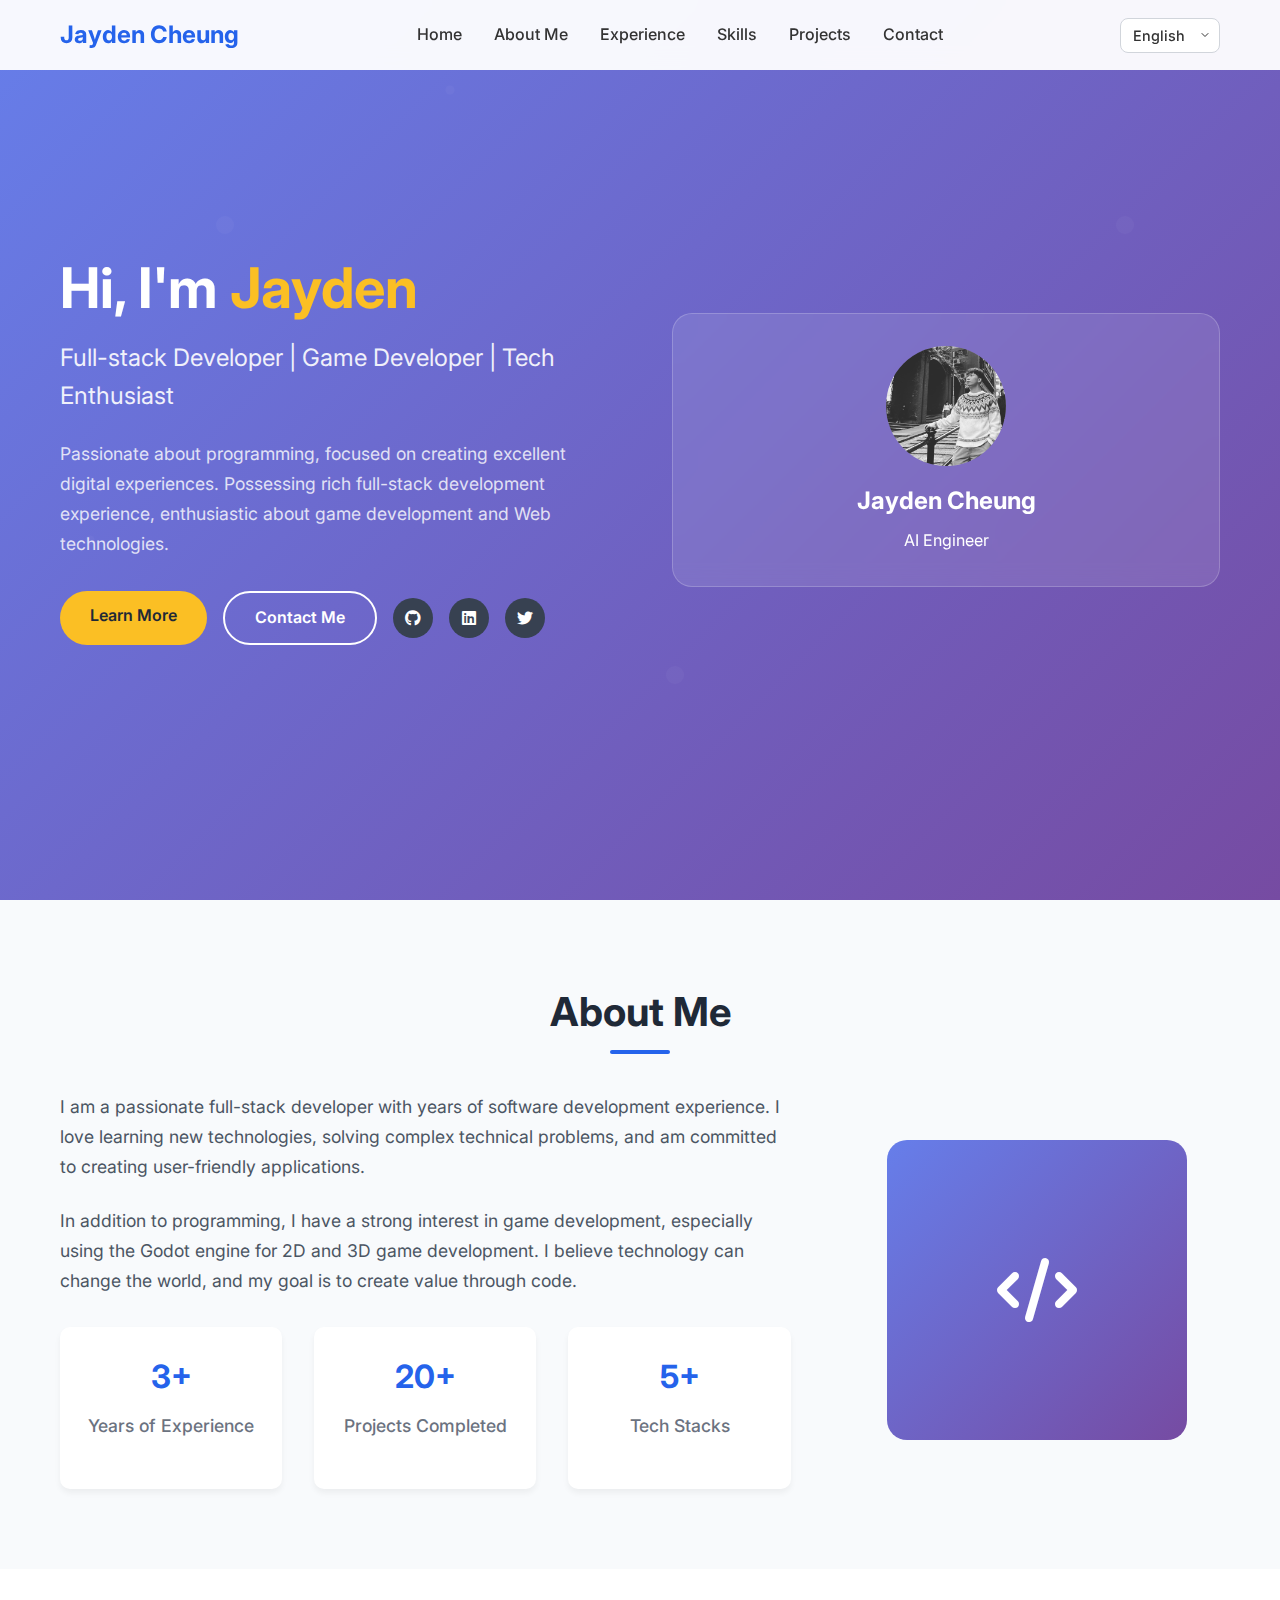
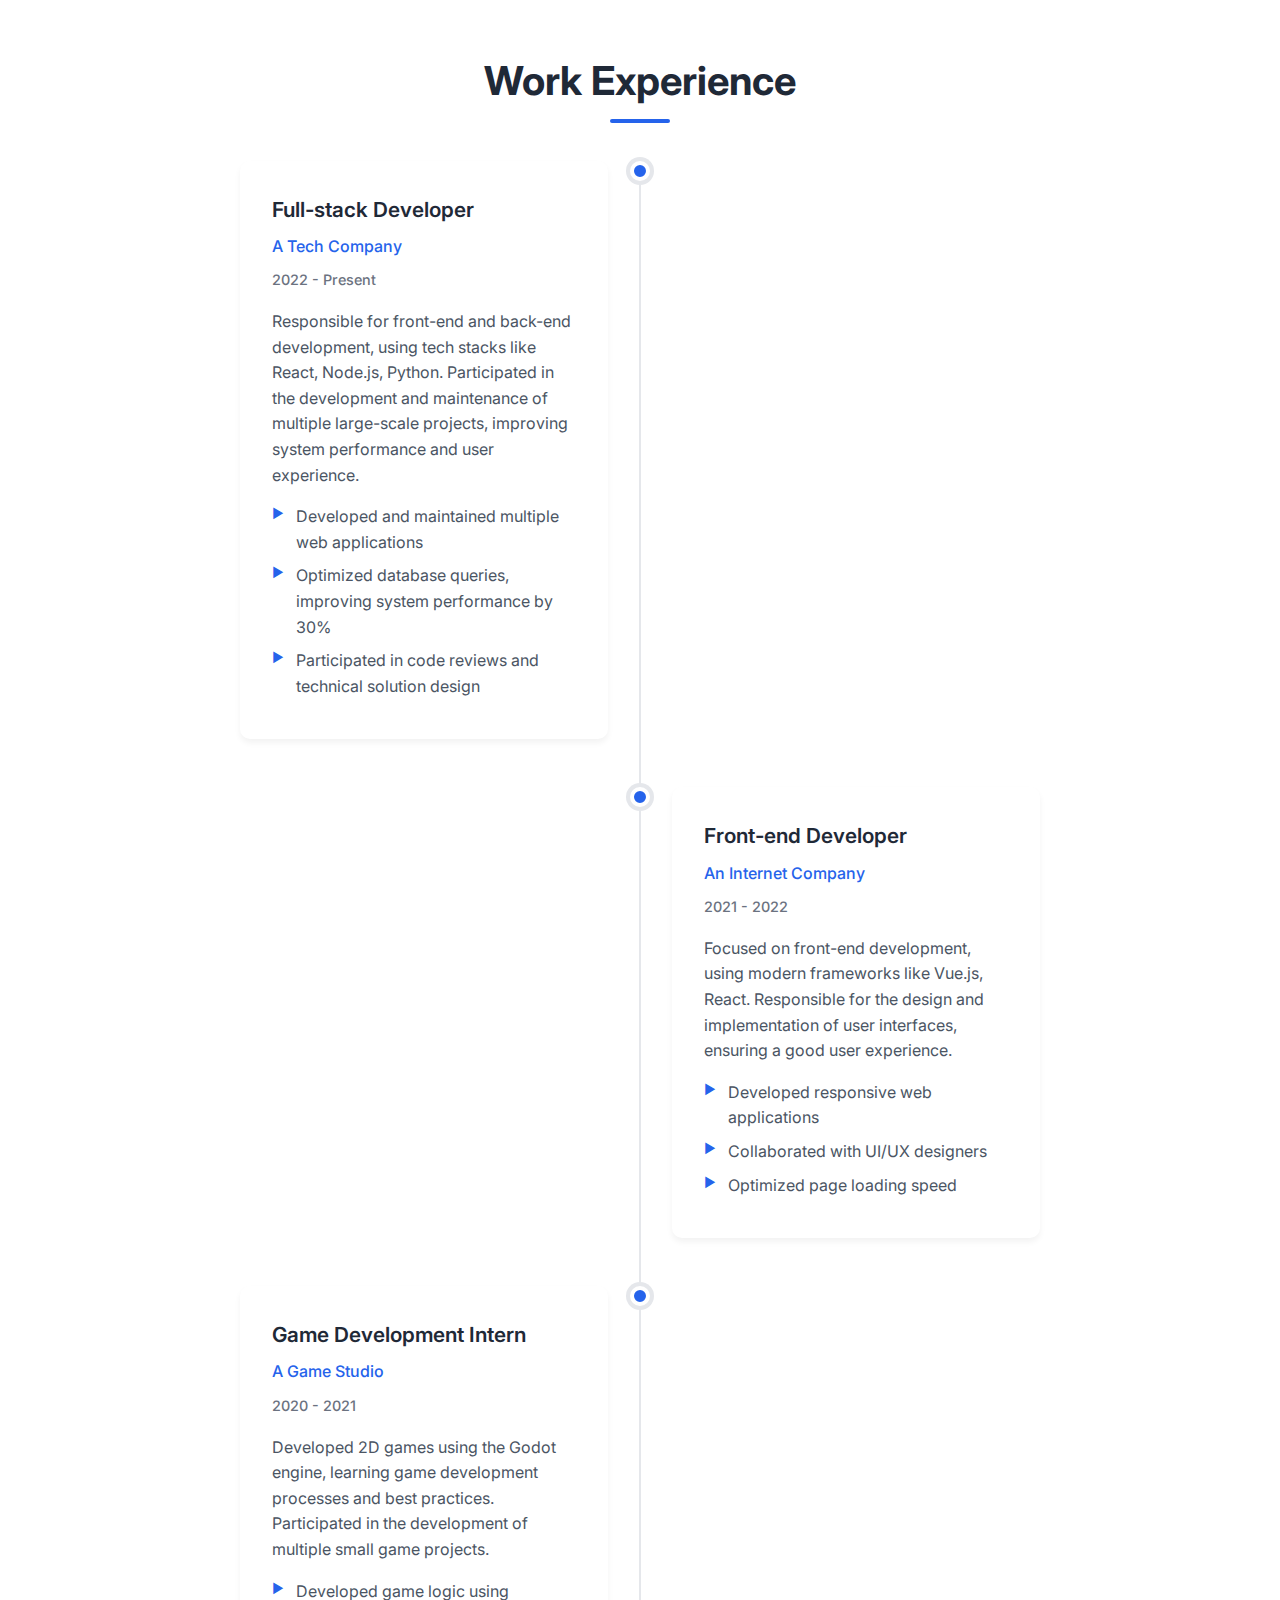
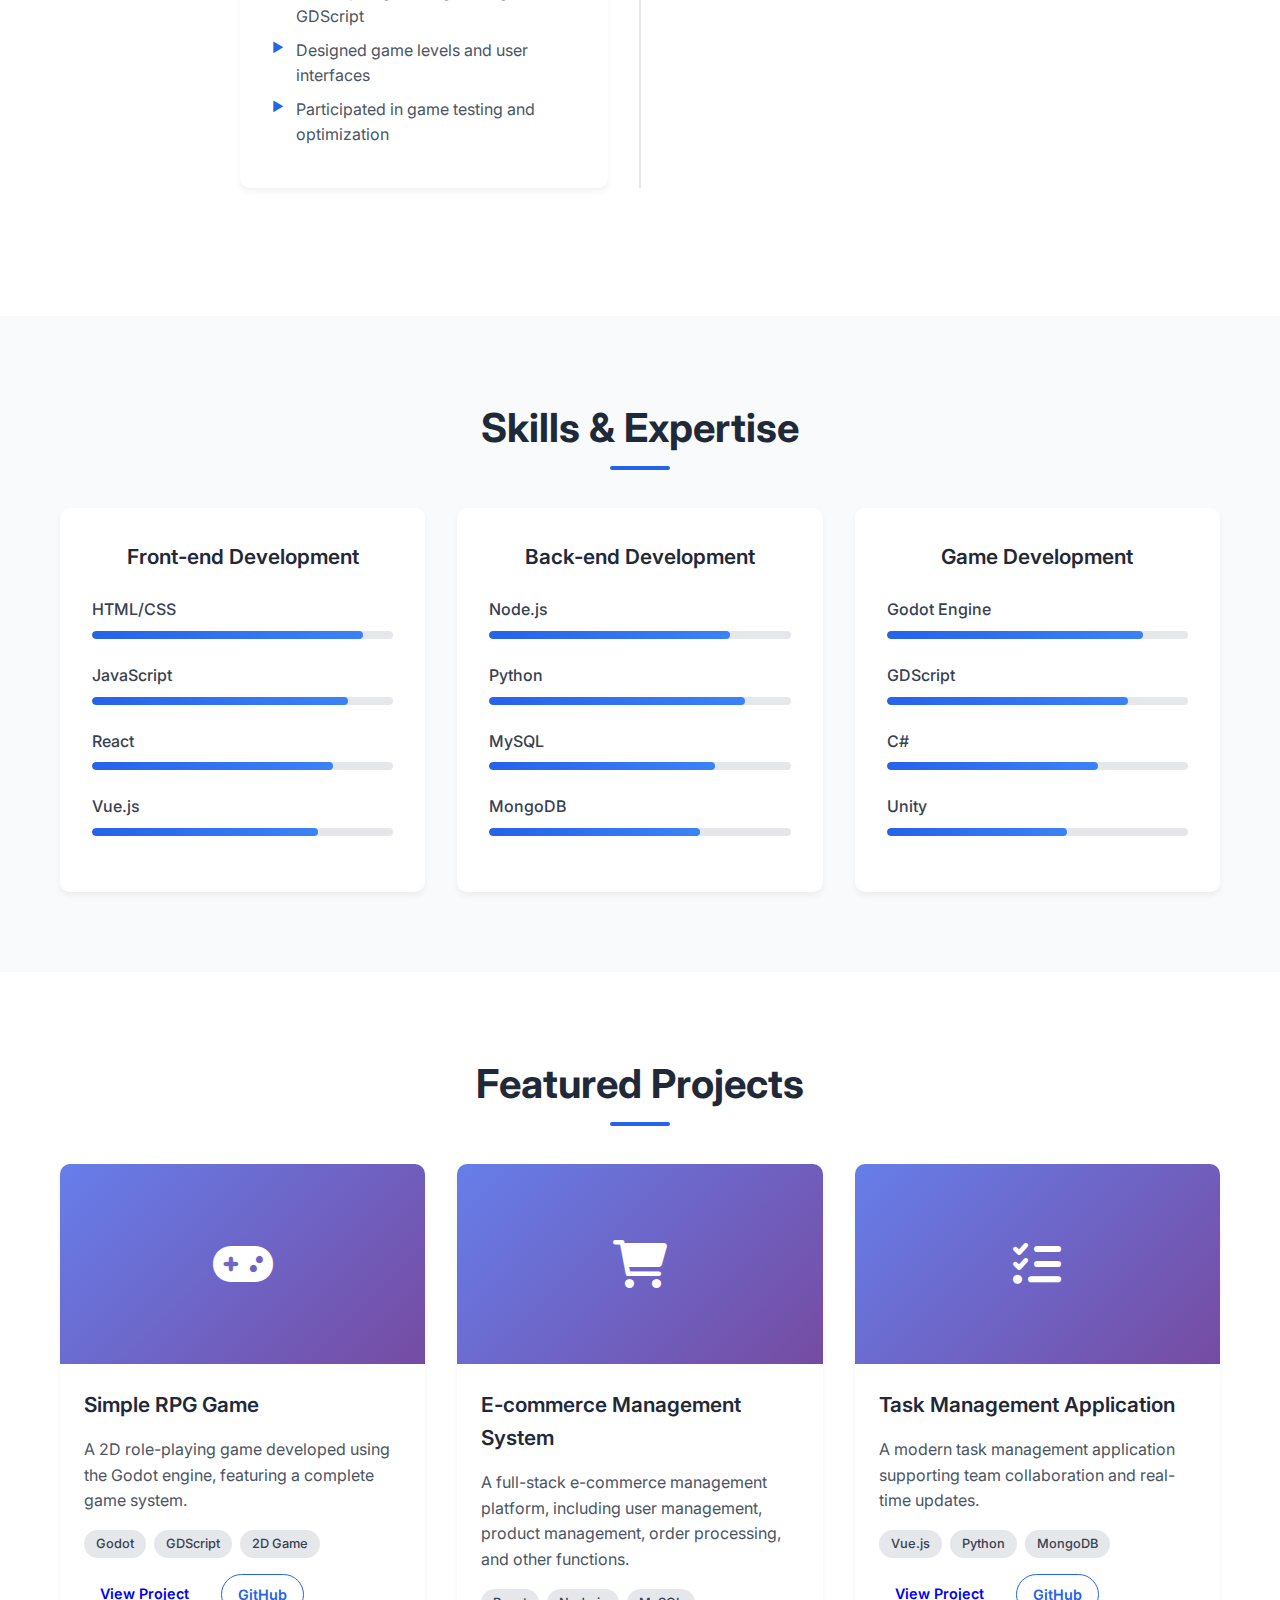
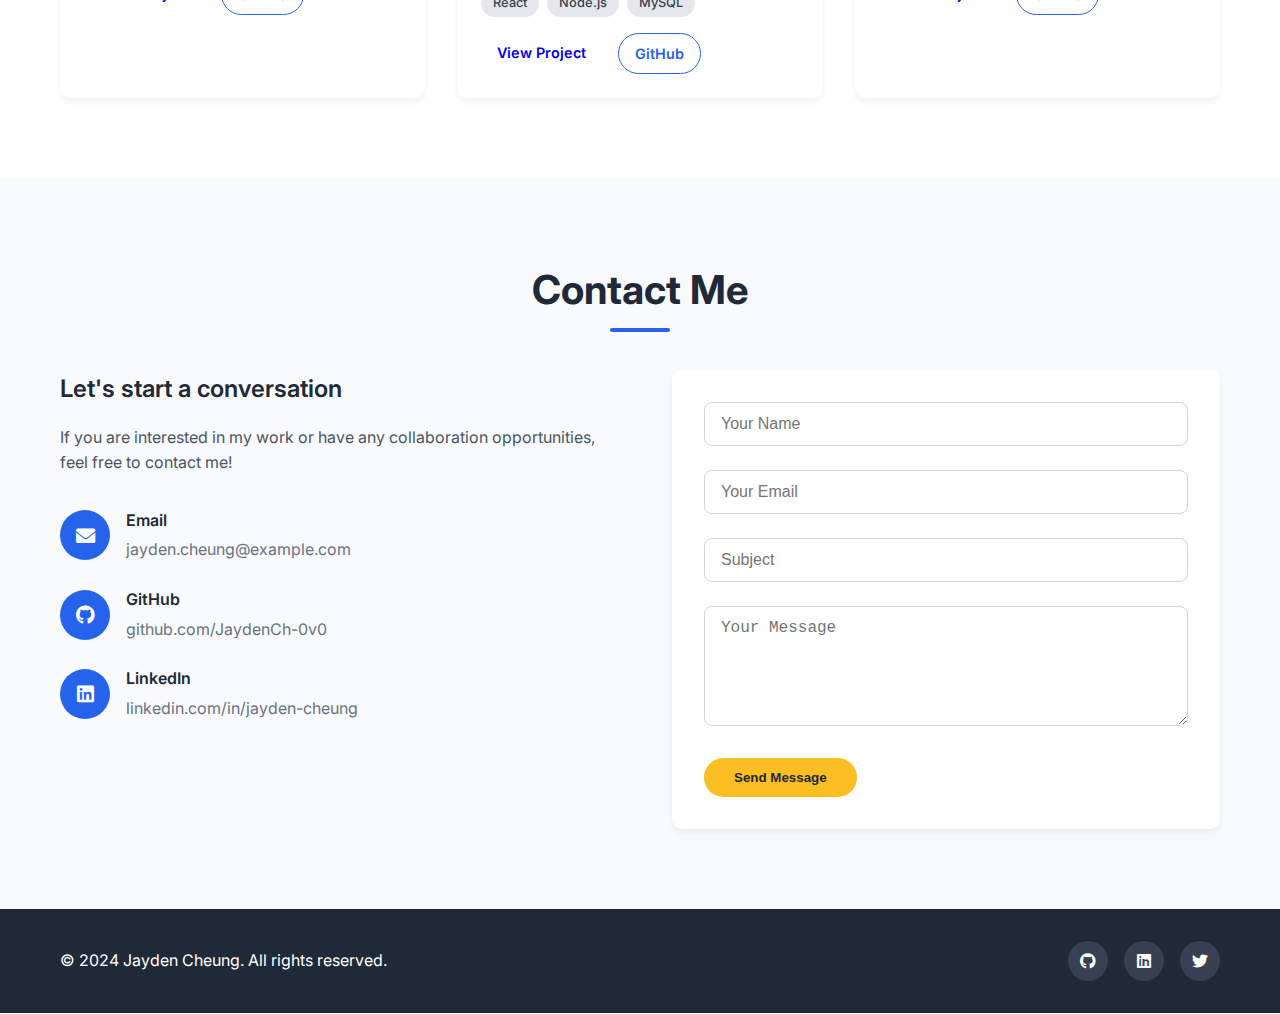
<file: index.html>
<!DOCTYPE html>
<html lang="zh-CN"> <!-- Default language, will be updated by JavaScript -->
<head>
    <meta charset="UTF-8">
    <meta name="viewport" content="width=device-width, initial-scale=1.0">
    <title data-i18n-key="pageTitle">JaydenCh-0v0 - Personal Homepage</title>
    <link rel="icon" href="art/icon.jpg" type="image/jpeg"> <!-- Added favicon -->
    <link rel="stylesheet" href="style.css">
    <link href="https://cdnjs.cloudflare.com/ajax/libs/font-awesome/6.0.0/css/all.min.css" rel="stylesheet">
    <link href="https://fonts.googleapis.com/css2?family=Inter:wght@300;400;500;600;700&display=swap" rel="stylesheet">
</head>
<body>
    <!-- 导航栏 -->
    <nav class="navbar">
        <div class="nav-container">
            <div class="nav-logo">
                <a href="#home" data-i18n-key="nav.logo">Jayden Cheung</a>
            </div>
            <div class="nav-menu" id="nav-menu">
                <a href="#home" class="nav-link" data-i18n-key="nav.home">Home</a>
                <a href="#about" class="nav-link" data-i18n-key="nav.about">About Me</a>
                <a href="#experience" class="nav-link" data-i18n-key="nav.experience">Experience</a>
                <a href="#skills" class="nav-link" data-i18n-key="nav.skills">Skills</a>
                <a href="#projects" class="nav-link" data-i18n-key="nav.projects">Projects</a>
                <a href="#contact" class="nav-link" data-i18n-key="nav.contact">Contact</a>
            </div>
            <!-- Language Switcher -->
            <div class="language-switcher">
                <select id="language-selector">
                    <option value="en">English</option>
                    <option value="zh-CN">简体中文</option>
                    <option value="zh-HK">繁體中文</option>
                </select>
            </div>
        </div>
    </nav>

    <!-- 首页部分 -->
    <section id="home" class="hero">
        <div class="hero-container">
            <div class="hero-content">
                <h1 class="hero-title" data-i18n-key="hero.title">Hi, I'm <span class="highlight">Jayden</span></h1>
                <p class="hero-subtitle" data-i18n-key="hero.subtitle">Full-stack Developer | Game Developer | Tech Enthusiast</p>
                <p class="hero-description" data-i18n-key="hero.description">
                    Passionate about programming, focused on creating excellent digital experiences.
                    Possessing rich full-stack development experience, enthusiastic about game development and Web technologies.
                </p>
                <div class="hero-buttons">
                    <a href="#about" class="btn btn-primary" data-i18n-key="hero.learnMore">Learn More</a>
                    <a href="#contact" class="btn btn-secondary" data-i18n-key="hero.contactMe">Contact Me</a>
                    <div class="social-links-hero">
                        <a href="https://github.com/JaydenCh-0v0"><i class="fab fa-github"></i></a>
                        <a href="#"><i class="fab fa-linkedin"></i></a>
                        <a href="#"><i class="fab fa-twitter"></i></a>
                    </div>
                </div>
            </div>
            <div class="hero-image">
                <div class="profile-card">
                    <div class="profile-avatar">
                        <img src="art/icon.jpg" alt="Jayden Cheung">
                    </div>
                    <h3 data-i18n-key="hero.profileName">Jayden Cheung</h3>
                    <div data-i18n-key="hero.profileRole">AI Engineer</div>
                </div>
            </div>
        </div>
    </section>

    <!-- 关于我部分 -->
    <section id="about" class="about">
        <div class="container">
            <h2 class="section-title" data-i18n-key="about.title">About Me</h2>
            <div class="about-content">
                <div class="about-text">
                    <p data-i18n-key="about.p1">
                        I am a passionate full-stack developer with years of software development experience.
                        I love learning new technologies, solving complex technical problems, and am committed to creating
                        user-friendly applications.
                    </p>
                    <p data-i18n-key="about.p2">
                        In addition to programming, I have a strong interest in game development, especially using the Godot engine
                        for 2D and 3D game development. I believe technology can change the world, and my goal
                        is to create value through code.
                    </p>
                    <div class="about-stats">
                        <div class="stat">
                            <h3 data-i18n-key="about.expYearsNum">3+</h3>
                            <p data-i18n-key="about.expYearsText">Years of Experience</p>
                        </div>
                        <div class="stat">
                            <h3 data-i18n-key="about.projectsCompletedNum">20+</h3>
                            <p data-i18n-key="about.projectsCompletedText">Projects Completed</p>
                        </div>
                        <div class="stat">
                            <h3 data-i18n-key="about.techStacksNum">5+</h3>
                            <p data-i18n-key="about.techStacksText">Tech Stacks</p>
                        </div>
                    </div>
                </div>
                <div class="about-image">
                    <div class="image-placeholder">
                        <i class="fas fa-code"></i>
                    </div>
                </div>
            </div>
        </div>
    </section>

    <!-- 工作经历部分 -->
    <section id="experience" class="experience">
        <div class="container">
            <h2 class="section-title" data-i18n-key="experience.title">Work Experience</h2>
            <div class="timeline">
                <div class="timeline-item">
                    <div class="timeline-marker"></div>
                    <div class="timeline-content">
                        <h3 data-i18n-key="exp.fullstackTitle">Full-stack Developer</h3>
                        <h4 data-i18n-key="exp.company1">A Tech Company</h4>
                        <span class="timeline-date" data-i18n-key="exp.date1">2022 - Present</span>
                        <p data-i18n-key="exp.desc1">
                            Responsible for front-end and back-end development, using tech stacks like React, Node.js, Python.
                            Participated in the development and maintenance of multiple large-scale projects, improving system performance and user experience.
                        </p>
                        <ul>
                            <li data-i18n-key="exp.li1_1">Developed and maintained multiple web applications</li>
                            <li data-i18n-key="exp.li1_2">Optimized database queries, improving system performance by 30%</li>
                            <li data-i18n-key="exp.li1_3">Participated in code reviews and technical solution design</li>
                        </ul>
                    </div>
                </div>
                <div class="timeline-item">
                    <div class="timeline-marker"></div>
                    <div class="timeline-content">
                        <h3 data-i18n-key="exp.frontendTitle">Front-end Developer</h3>
                        <h4 data-i18n-key="exp.company2">An Internet Company</h4>
                        <span class="timeline-date" data-i18n-key="exp.date2">2021 - 2022</span>
                        <p data-i18n-key="exp.desc2">
                            Focused on front-end development, using modern frameworks like Vue.js, React.
                            Responsible for the design and implementation of user interfaces, ensuring a good user experience.
                        </p>
                        <ul>
                            <li data-i18n-key="exp.li2_1">Developed responsive web applications</li>
                            <li data-i18n-key="exp.li2_2">Collaborated with UI/UX designers</li>
                            <li data-i18n-key="exp.li2_3">Optimized page loading speed</li>
                        </ul>
                    </div>
                </div>
                <div class="timeline-item">
                    <div class="timeline-marker"></div>
                    <div class="timeline-content">
                        <h3 data-i18n-key="exp.gameDevInternTitle">Game Development Intern</h3>
                        <h4 data-i18n-key="exp.company3">A Game Studio</h4>
                        <span class="timeline-date" data-i18n-key="exp.date3">2020 - 2021</span>
                        <p data-i18n-key="exp.desc3">
                            Developed 2D games using the Godot engine, learning game development processes and best practices.
                            Participated in the development of multiple small game projects.
                        </p>
                        <ul>
                            <li data-i18n-key="exp.li3_1">Developed game logic using GDScript</li>
                            <li data-i18n-key="exp.li3_2">Designed game levels and user interfaces</li>
                            <li data-i18n-key="exp.li3_3">Participated in game testing and optimization</li>
                        </ul>
                    </div>
                </div>
            </div>
        </div>
    </section>

    <!-- 技能部分 -->
    <section id="skills" class="skills">
        <div class="container">
            <h2 class="section-title" data-i18n-key="skills.title">Skills & Expertise</h2>
            <div class="skills-grid">
                <div class="skill-category">
                    <h3 data-i18n-key="skills.frontendCategory">Front-end Development</h3>
                    <div class="skill-items">
                        <div class="skill-item">
                            <span data-i18n-key="skills.htmlCss">HTML/CSS</span>
                            <div class="skill-bar">
                                <div class="skill-progress" style="width: 90%"></div>
                            </div>
                        </div>
                        <div class="skill-item">
                            <span data-i18n-key="skills.javascript">JavaScript</span>
                            <div class="skill-bar">
                                <div class="skill-progress" style="width: 85%"></div>
                            </div>
                        </div>
                        <div class="skill-item">
                            <span data-i18n-key="skills.react">React</span>
                            <div class="skill-bar">
                                <div class="skill-progress" style="width: 80%"></div>
                            </div>
                        </div>
                        <div class="skill-item">
                            <span data-i18n-key="skills.vuejs">Vue.js</span>
                            <div class="skill-bar">
                                <div class="skill-progress" style="width: 75%"></div>
                            </div>
                        </div>
                    </div>
                </div>
                <div class="skill-category">
                    <h3 data-i18n-key="skills.backendCategory">Back-end Development</h3>
                    <div class="skill-items">
                        <div class="skill-item">
                            <span data-i18n-key="skills.nodejs">Node.js</span>
                            <div class="skill-bar">
                                <div class="skill-progress" style="width: 80%"></div>
                            </div>
                        </div>
                        <div class="skill-item">
                            <span data-i18n-key="skills.python">Python</span>
                            <div class="skill-bar">
                                <div class="skill-progress" style="width: 85%"></div>
                            </div>
                        </div>
                        <div class="skill-item">
                            <span data-i18n-key="skills.mysql">MySQL</span>
                            <div class="skill-bar">
                                <div class="skill-progress" style="width: 75%"></div>
                            </div>
                        </div>
                        <div class="skill-item">
                            <span data-i18n-key="skills.mongodb">MongoDB</span>
                            <div class="skill-bar">
                                <div class="skill-progress" style="width: 70%"></div>
                            </div>
                        </div>
                    </div>
                </div>
                <div class="skill-category">
                    <h3 data-i18n-key="skills.gameDevCategory">Game Development</h3>
                    <div class="skill-items">
                        <div class="skill-item">
                            <span data-i18n-key="skills.godotEngine">Godot Engine</span>
                            <div class="skill-bar">
                                <div class="skill-progress" style="width: 85%"></div>
                            </div>
                        </div>
                        <div class="skill-item">
                            <span data-i18n-key="skills.gdscript">GDScript</span>
                            <div class="skill-bar">
                                <div class="skill-progress" style="width: 80%"></div>
                            </div>
                        </div>
                        <div class="skill-item">
                            <span data-i18n-key="skills.csharp">C#</span>
                            <div class="skill-bar">
                                <div class="skill-progress" style="width: 70%"></div>
                            </div>
                        </div>
                        <div class="skill-item">
                            <span data-i18n-key="skills.unity">Unity</span>
                            <div class="skill-bar">
                                <div class="skill-progress" style="width: 60%"></div>
                            </div>
                        </div>
                    </div>
                </div>
            </div>
        </div>
    </section>

    <!-- 项目部分 -->
    <section id="projects" class="projects">
        <div class="container">
            <h2 class="section-title" data-i18n-key="projects.title">Featured Projects</h2>
            <div class="projects-grid">
                <div class="project-card">
                    <div class="project-image">
                        <i class="fas fa-gamepad"></i>
                    </div>
                    <div class="project-content">
                        <h3 data-i18n-key="proj.rpgTitle">Simple RPG Game</h3>
                        <p data-i18n-key="proj.rpgDesc">A 2D role-playing game developed using the Godot engine, featuring a complete game system.</p>
                        <div class="project-tech">
                            <span data-i18n-key="proj.rpgTechGodot">Godot</span>
                            <span data-i18n-key="proj.rpgTechGDScript">GDScript</span>
                            <span data-i18n-key="proj.rpgTech2D">2D Game</span>
                        </div>
                        <div class="project-links">
                            <a href="#" class="btn btn-small" data-i18n-key="proj.viewProject">View Project</a>
                            <a href="#" class="btn btn-small btn-outline" data-i18n-key="proj.githubLink">GitHub</a>
                        </div>
                    </div>
                </div>
                <div class="project-card">
                    <div class="project-image">
                        <i class="fas fa-shopping-cart"></i>
                    </div>
                    <div class="project-content">
                        <h3 data-i18n-key="proj.ecommerceTitle">E-commerce Management System</h3>
                        <p data-i18n-key="proj.ecommerceDesc">A full-stack e-commerce management platform, including user management, product management, order processing, and other functions.</p>
                        <div class="project-tech">
                            <span data-i18n-key="proj.ecommerceTechReact">React</span>
                            <span data-i18n-key="proj.ecommerceTechNodejs">Node.js</span>
                            <span data-i18n-key="proj.ecommerceTechMysql">MySQL</span>
                        </div>
                        <div class="project-links">
                            <a href="#" class="btn btn-small" data-i18n-key="proj.viewProject">View Project</a>
                            <a href="#" class="btn btn-small btn-outline" data-i18n-key="proj.githubLink">GitHub</a>
                        </div>
                    </div>
                </div>
                <div class="project-card">
                    <div class="project-image">
                        <i class="fas fa-tasks"></i>
                    </div>
                    <div class="project-content">
                        <h3 data-i18n-key="proj.taskAppTitle">Task Management Application</h3>
                        <p data-i18n-key="proj.taskAppDesc">A modern task management application supporting team collaboration and real-time updates.</p>
                        <div class="project-tech">
                            <span data-i18n-key="proj.taskAppTechVuejs">Vue.js</span>
                            <span data-i18n-key="proj.taskAppTechPython">Python</span>
                            <span data-i18n-key="proj.taskAppTechMongodb">MongoDB</span>
                        </div>
                        <div class="project-links">
                            <a href="#" class="btn btn-small" data-i18n-key="proj.viewProject">View Project</a>
                            <a href="#" class="btn btn-small btn-outline" data-i18n-key="proj.githubLink">GitHub</a>
                        </div>
                    </div>
                </div>
            </div>
        </div>
    </section>

    <!-- 联系我部分 -->
    <section id="contact" class="contact">
        <div class="container">
            <h2 class="section-title" data-i18n-key="contact.title">Contact Me</h2>
            <div class="contact-content">
                <div class="contact-info">
                    <h3 data-i18n-key="contact.subtitle">Let's start a conversation</h3>
                    <p data-i18n-key="contact.description">If you are interested in my work or have any collaboration opportunities, feel free to contact me!</p>
                    <div class="contact-items">
                        <div class="contact-item">
                            <i class="fas fa-envelope"></i>
                            <div>
                                <h4 data-i18n-key="contact.emailLabel">Email</h4>
                                <p>jayden.cheung@example.com</p>
                            </div>
                        </div>
                        <div class="contact-item">
                            <i class="fab fa-github"></i>
                            <div>
                                <h4 data-i18n-key="contact.githubLabel">GitHub</h4>
                                <p>github.com/JaydenCh-0v0</p>
                            </div>
                        </div>
                        <div class="contact-item">
                            <i class="fab fa-linkedin"></i>
                            <div>
                                <h4 data-i18n-key="contact.linkedinLabel">LinkedIn</h4>
                                <p>linkedin.com/in/jayden-cheung</p>
                            </div>
                        </div>
                    </div>
                </div>
                <div class="contact-form">
                    <form>
                        <div class="form-group">
                            <input type="text" data-i18n-placeholder-key="contact.namePlaceholder" placeholder="Your Name" required>
                        </div>
                        <div class="form-group">
                            <input type="email" data-i18n-placeholder-key="contact.emailPlaceholder" placeholder="Your Email" required>
                        </div>
                        <div class="form-group">
                            <input type="text" data-i18n-placeholder-key="contact.subjectPlaceholder" placeholder="Subject" required>
                        </div>
                        <div class="form-group">
                            <textarea rows="5" data-i18n-placeholder-key="contact.messagePlaceholder" placeholder="Your Message" required></textarea>
                        </div>
                        <button type="submit" class="btn btn-primary" data-i18n-key="contact.sendMessage">Send Message</button>
                    </form>
                </div>
            </div>
        </div>
    </section>

    <!-- 页脚 -->
    <footer class="footer">
        <div class="container">
            <div class="footer-content">
                <p data-i18n-key="footer.copyright">&copy; 2024 Jayden Cheung. All rights reserved.</p>
                <div class="social-links">
                    <a href="#"><i class="fab fa-github"></i></a>
                    <a href="#"><i class="fab fa-linkedin"></i></a>
                    <a href="#"><i class="fab fa-twitter"></i></a>
                </div>
            </div>
        </div>
    </footer>

    <script src="script.js"></script>
</body>
</html>
</file>
<file: style.css>
/* 重置和基础样式 */
* {
    margin: 0;
    padding: 0;
    box-sizing: border-box;
}

body {
    font-family: 'Inter', sans-serif;
    line-height: 1.6;
    color: #333;
    overflow-x: hidden;
}

.container {
    max-width: 1200px;
    margin: 0 auto;
    padding: 0 20px;
}

/* 导航栏样式 */
.navbar {
    position: fixed;
    top: 0;
    width: 100%;
    background: rgba(255, 255, 255, 0.95);
    backdrop-filter: blur(10px);
    z-index: 1000;
    transition: all 0.3s ease;
}

.nav-container {
    max-width: 1200px;
    margin: 0 auto;
    padding: 0 20px;
    display: flex;
    justify-content: space-between;
    align-items: center;
    height: 70px;
}

.nav-logo a {
    font-size: 1.5rem;
    font-weight: 700;
    color: #2563eb;
    text-decoration: none;
}

.nav-menu {
    display: flex;
    gap: 2rem;
}

.nav-link {
    color: #333;
    text-decoration: none;
    font-weight: 500;
    transition: color 0.3s ease;
    position: relative;
}

.nav-link:hover {
    color: #2563eb;
}

.nav-link::after {
    content: '';
    position: absolute;
    bottom: -5px;
    left: 0;
    width: 0;
    height: 2px;
    background: #2563eb;
    transition: width 0.3s ease;
}

.nav-link:hover::after {
    width: 100%;
}

.hamburger {
    display: none;
    flex-direction: column;
    cursor: pointer;
}

.bar {
    width: 25px;
    height: 3px;
    background: #333;
    margin: 3px 0;
    transition: 0.3s;
}

/* Language Switcher Styles */
.language-switcher {
    display: flex;
    align-items: center;
    /* If this is intended to be placed within the nav-container,
       it will naturally align due to nav-container's flex properties.
       Otherwise, you might need to adjust its positioning. */
}

#language-selector {
    padding: 8px 12px;
    border: 1px solid #d1d5db; /* Light gray border, consistent with form inputs */
    border-radius: 8px; /* Rounded corners */
    background-color: white;
    color: #333; /* Default text color */
    font-family: 'Inter', sans-serif; /* Consistent font */
    font-size: 0.9rem; /* Slightly smaller than body text for subtlety */
    font-weight: 500;
    cursor: pointer;
    appearance: none; /* Remove default browser styling for select */
    -webkit-appearance: none;
    -moz-appearance: none;
    /* Custom SVG arrow for consistent dropdown indicator */
    background-image: url("data:image/svg+xml,%3Csvg xmlns='http://www.w3.org/2000/svg' viewBox='0 0 24 24' fill='none' stroke='%23333' stroke-width='2' stroke-linecap='round' stroke-linejoin='round'%3E%3Cpolyline points='6 9 12 15 18 9'%3E%3C/polyline%3E%3C/svg%3E");
    background-repeat: no-repeat;
    background-position: right 8px center; /* Position arrow to the right */
    background-size: 12px; /* Size of the arrow */
    transition: border-color 0.3s ease, box-shadow 0.3s ease; /* Smooth transitions */
    min-width: 100px; /* Ensure it has a minimum width */
}

#language-selector:hover {
    border-color: #2563eb; /* Primary blue on hover */
}

#language-selector:focus {
    outline: none; /* Remove default focus outline */
    border-color: #2563eb; /* Primary blue on focus */
    box-shadow: 0 0 0 3px rgba(37, 99, 235, 0.2); /* Subtle blue shadow on focus */
}

/* 首页部分 */
.hero {
    min-height: 100vh;
    display: flex;
    align-items: center;
    background: linear-gradient(135deg, #667eea 0%, #764ba2 100%);
    color: white;
    position: relative;
    overflow: hidden;
}

.hero::before {
    content: '';
    position: absolute;
    top: 0;
    left: 0;
    right: 0;
    bottom: 0;
    background: url('data:image/svg+xml,<svg xmlns="http://www.w3.org/2000/svg" viewBox="0 0 100 100"><defs><pattern id="grain" width="100" height="100" patternUnits="userSpaceOnUse"><circle cx="25" cy="25" r="1" fill="white" opacity="0.1"/><circle cx="75" cy="75" r="1" fill="white" opacity="0.1"/><circle cx="50" cy="10" r="0.5" fill="white" opacity="0.1"/><circle cx="10" cy="60" r="0.5" fill="white" opacity="0.1"/><circle cx="90" cy="40" r="0.5" fill="white" opacity="0.1"/></pattern></defs><rect width="100" height="100" fill="url(%23grain)"/></svg>');
    opacity: 0.3;
}

.hero-container {
    max-width: 1200px;
    margin: 0 auto;
    padding: 0 20px;
    display: grid;
    grid-template-columns: 1fr 1fr;
    gap: 4rem;
    align-items: center;
    position: relative;
    z-index: 1;
}

.hero-title {
    font-size: 3.5rem;
    font-weight: 700;
    margin-bottom: 1rem;
    line-height: 1.2;
}

.highlight {
    color: #fbbf24;
}

.hero-subtitle {
    font-size: 1.5rem;
    margin-bottom: 1.5rem;
    opacity: 0.9;
}

.hero-description {
    font-size: 1.1rem;
    margin-bottom: 2rem;
    opacity: 0.8;
    line-height: 1.7;
}

.hero-buttons {
    display: flex;
    gap: 1rem;
}

.btn {
    padding: 12px 30px;
    border: none;
    border-radius: 50px;
    font-weight: 600;
    text-decoration: none;
    display: inline-block;
    transition: all 0.3s ease;
    cursor: pointer;
}

.btn-primary {
    background: #fbbf24;
    color: #1f2937;
}

.btn-primary:hover {
    background: #f59e0b;
    transform: translateY(-2px);
}

.btn-secondary {
    background: transparent;
    color: white;
    border: 2px solid white;
}

.btn-secondary:hover {
    background: white;
    color: #2563eb;
    transform: translateY(-2px);
}

.profile-card {
    background: rgba(255, 255, 255, 0.1);
    backdrop-filter: blur(10px);
    border-radius: 20px;
    padding: 2rem;
    text-align: center;
    border: 1px solid rgba(255, 255, 255, 0.2);
}

.profile-avatar {
    width: 120px;
    height: 120px;
    background: rgba(255, 255, 255, 0.2);
    border-radius: 50%;
    display: flex;
    align-items: center;
    justify-content: center;
    margin: 0 auto 1rem;
    font-size: 3rem;
    color: white;
}
.profile-avatar img {
    width: 100%; /* 使圖像寬度填滿容器 */
    height: 100%; /* 使圖像高度填滿容器 */
    border-radius: 50%; /* 使圖像邊角圓潤，與容器一致 */
    object-fit: cover; /* 保持圖像比例，裁剪多餘部分以適應容器 */
}

.profile-card h3 {
    font-size: 1.5rem;
    margin-bottom: 0.5rem;
}

.profile-card p {
    opacity: 0.8;
}

/* 通用部分样式 */
section {
    padding: 5rem 0;
}

.section-title {
    text-align: center;
    font-size: 2.5rem;
    font-weight: 700;
    margin-bottom: 3rem;
    color: #1f2937;
    position: relative;
}

.section-title::after {
    content: '';
    position: absolute;
    bottom: -10px;
    left: 50%;
    transform: translateX(-50%);
    width: 60px;
    height: 4px;
    background: #2563eb;
    border-radius: 2px;
}

/* 关于我部分 */
.about {
    background: #f8fafc;
}

.about-content {
    display: grid;
    grid-template-columns: 2fr 1fr;
    gap: 4rem;
    align-items: center;
}

.about-text p {
    font-size: 1.1rem;
    margin-bottom: 1.5rem;
    color: #4b5563;
    line-height: 1.7;
}

.about-stats {
    display: grid;
    grid-template-columns: repeat(3, 1fr);
    gap: 2rem;
    margin-top: 2rem;
}

.stat {
    text-align: center;
    padding: 1.5rem;
    background: white;
    border-radius: 10px;
    box-shadow: 0 4px 6px rgba(0, 0, 0, 0.05);
}

.stat h3 {
    font-size: 2rem;
    font-weight: 700;
    color: #2563eb;
    margin-bottom: 0.5rem;
}

.stat p {
    color: #6b7280;
    font-weight: 500;
}

.about-image {
    display: flex;
    justify-content: center;
    align-items: center;
}

.image-placeholder {
    width: 300px;
    height: 300px;
    background: linear-gradient(135deg, #667eea 0%, #764ba2 100%);
    border-radius: 20px;
    display: flex;
    align-items: center;
    justify-content: center;
    font-size: 4rem;
    color: white;
}

/* 工作经历部分 */
.timeline {
    position: relative;
    max-width: 800px;
    margin: 0 auto;
}

.timeline::before {
    content: '';
    position: absolute;
    left: 50%;
    top: 0;
    bottom: 0;
    width: 2px;
    background: #e5e7eb;
    transform: translateX(-50%);
}

.timeline-item {
    position: relative;
    margin-bottom: 3rem;
    width: 50%;
}

.timeline-item:nth-child(odd) {
    left: 0;
    padding-right: 2rem;
}

.timeline-item:nth-child(even) {
    left: 50%;
    padding-left: 2rem;
}

.timeline-marker {
    position: absolute;
    top: 0;
    width: 20px;
    height: 20px;
    background: #2563eb;
    border-radius: 50%;
    border: 4px solid white;
    box-shadow: 0 0 0 4px #e5e7eb;
}

.timeline-item:nth-child(odd) .timeline-marker {
    right: -10px;
}

.timeline-item:nth-child(even) .timeline-marker {
    left: -10px;
}

.timeline-content {
    background: white;
    padding: 2rem;
    border-radius: 10px;
    box-shadow: 0 4px 6px rgba(0, 0, 0, 0.05);
    position: relative;
}

.timeline-content h3 {
    font-size: 1.3rem;
    font-weight: 600;
    color: #1f2937;
    margin-bottom: 0.5rem;
}

.timeline-content h4 {
    color: #2563eb;
    font-weight: 500;
    margin-bottom: 0.5rem;
}

.timeline-date {
    color: #6b7280;
    font-size: 0.9rem;
    font-weight: 500;
}

.timeline-content p {
    margin: 1rem 0;
    color: #4b5563;
    line-height: 1.6;
}

.timeline-content ul {
    list-style: none;
    padding-left: 0;
}

.timeline-content li {
    position: relative;
    padding-left: 1.5rem;
    margin-bottom: 0.5rem;
    color: #4b5563;
}

.timeline-content li::before {
    content: '▶';
    position: absolute;
    left: 0;
    color: #2563eb;
    font-size: 0.8rem;
}

/* 技能部分 */
.skills {
    background: #f8fafc;
}

.skills-grid {
    display: grid;
    grid-template-columns: repeat(auto-fit, minmax(300px, 1fr));
    gap: 2rem;
}

.skill-category {
    background: white;
    padding: 2rem;
    border-radius: 10px;
    box-shadow: 0 4px 6px rgba(0, 0, 0, 0.05);
}

.skill-category h3 {
    font-size: 1.3rem;
    font-weight: 600;
    color: #1f2937;
    margin-bottom: 1.5rem;
    text-align: center;
}

.skill-item {
    margin-bottom: 1.5rem;
}

.skill-item span {
    display: block;
    margin-bottom: 0.5rem;
    font-weight: 500;
    color: #374151;
}

.skill-bar {
    height: 8px;
    background: #e5e7eb;
    border-radius: 4px;
    overflow: hidden;
}

.skill-progress {
    height: 100%;
    background: linear-gradient(90deg, #2563eb, #3b82f6);
    border-radius: 4px;
    transition: width 1s ease;
}

/* 项目部分 */
.projects-grid {
    display: grid;
    grid-template-columns: repeat(auto-fit, minmax(350px, 1fr));
    gap: 2rem;
}

.project-card {
    background: white;
    border-radius: 10px;
    overflow: hidden;
    box-shadow: 0 4px 6px rgba(0, 0, 0, 0.05);
    transition: transform 0.3s ease, box-shadow 0.3s ease;
}

.project-card:hover {
    transform: translateY(-5px);
    box-shadow: 0 10px 25px rgba(0, 0, 0, 0.1);
}

.project-image {
    height: 200px;
    background: linear-gradient(135deg, #667eea 0%, #764ba2 100%);
    display: flex;
    align-items: center;
    justify-content: center;
    font-size: 3rem;
    color: white;
}

.project-content {
    padding: 1.5rem;
}

.project-content h3 {
    font-size: 1.3rem;
    font-weight: 600;
    color: #1f2937;
    margin-bottom: 1rem;
}

.project-content p {
    color: #4b5563;
    margin-bottom: 1rem;
    line-height: 1.6;
}

.project-tech {
    display: flex;
    flex-wrap: wrap;
    gap: 0.5rem;
    margin-bottom: 1rem;
}

.project-tech span {
    background: #e5e7eb;
    color: #374151;
    padding: 0.25rem 0.75rem;
    border-radius: 20px;
    font-size: 0.8rem;
    font-weight: 500;
}

.project-links {
    display: flex;
    gap: 1rem;
}

.btn-small {
    padding: 8px 16px;
    font-size: 0.9rem;
}

.btn-outline {
    background: transparent;
    color: #2563eb;
    border: 1px solid #2563eb;
}

.btn-outline:hover {
    background: #2563eb;
    color: white;
}

/* 联系我部分 */
.contact {
    background: #f8fafc;
}

.contact-content {
    display: grid;
    grid-template-columns: 1fr 1fr;
    gap: 4rem;
}

.contact-info h3 {
    font-size: 1.5rem;
    font-weight: 600;
    color: #1f2937;
    margin-bottom: 1rem;
}

.contact-info p {
    color: #4b5563;
    margin-bottom: 2rem;
    line-height: 1.6;
}

.contact-items {
    display: flex;
    flex-direction: column;
    gap: 1.5rem;
}

.contact-item {
    display: flex;
    align-items: center;
    gap: 1rem;
}

.contact-item i {
    width: 50px;
    height: 50px;
    background: #2563eb;
    color: white;
    border-radius: 50%;
    display: flex;
    align-items: center;
    justify-content: center;
    font-size: 1.2rem;
}

.contact-item h4 {
    font-weight: 600;
    color: #1f2937;
    margin-bottom: 0.25rem;
}

.contact-item p {
    color: #6b7280;
    margin: 0;
}

.contact-form {
    background: white;
    padding: 2rem;
    border-radius: 10px;
    box-shadow: 0 4px 6px rgba(0, 0, 0, 0.05);
}

.form-group {
    margin-bottom: 1.5rem;
}

.form-group input,
.form-group textarea {
    width: 100%;
    padding: 12px 16px;
    border: 1px solid #d1d5db;
    border-radius: 8px;
    font-size: 1rem;
    transition: border-color 0.3s ease;
}

.form-group input:focus,
.form-group textarea:focus {
    outline: none;
    border-color: #2563eb;
}

.form-group textarea {
    resize: vertical;
    min-height: 120px;
}

/* 页脚 */
.footer {
    background: #1f2937;
    color: white;
    padding: 2rem 0;
}

.footer-content {
    display: flex;
    justify-content: space-between;
    align-items: center;
}

.social-links {
    display: flex;
    gap: 1rem;
}

.social-links a {
    width: 40px;
    height: 40px;
    background: #374151;
    color: white;
    border-radius: 50%;
    display: flex;
    align-items: center;
    justify-content: center;
    text-decoration: none;
    transition: background 0.3s ease;
}

.social-links a:hover {
    background: #2563eb;
}

.social-links-hero {
    display: flex;
    align-items: center;
    gap: 1rem;
}

.social-links-hero a {
    width: 40px;
    height: 40px;
    background: #374151;
    color: white;
    border-radius: 50%;
    display: flex;
    align-items: center;
    justify-content: center;
    text-decoration: none;
    transition: background 0.3s ease;
}

.social-links-hero a:hover {
    background: #fbbf24;
}

/* 响应式设计 */
@media (max-width: 768px) {
    .hamburger {
        display: flex;
    }

    .nav-menu {
        position: fixed;
        left: -100%;
        top: 70px;
        flex-direction: column;
        background-color: white;
        width: 100%;
        text-align: center;
        transition: 0.3s;
        box-shadow: 0 10px 27px rgba(0, 0, 0, 0.05);
        padding: 2rem 0;
    }

    .nav-menu.active {
        left: 0;
    }

    .hero-container {
        grid-template-columns: 1fr;
        text-align: center;
        gap: 2rem;
    }

    .hero-title {
        font-size: 2.5rem;
    }

    .about-content {
        grid-template-columns: 1fr;
        gap: 2rem;
    }

    .about-stats {
        grid-template-columns: 1fr;
    }

    .timeline::before {
        left: 20px;
    }

    .timeline-item {
        width: 100%;
        left: 0 !important;
        padding-left: 3rem;
        padding-right: 0;
    }

    .timeline-marker {
        left: 10px !important;
    }

    .contact-content {
        grid-template-columns: 1fr;
        gap: 2rem;
    }

    .footer-content {
        flex-direction: column;
        gap: 1rem;
        text-align: center;
    }

    .hero-buttons {
        justify-content: center;
    }

    .projects-grid {
        grid-template-columns: 1fr;
    }
}

@media (max-width: 480px) {
    .hero-title {
        font-size: 2rem;
    }

    .section-title {
        font-size: 2rem;
    }

    .hero-buttons {
        flex-direction: column;
        align-items: center;
    }

    .btn {
        width: 200px;
        text-align: center;
    }
}
</file>
